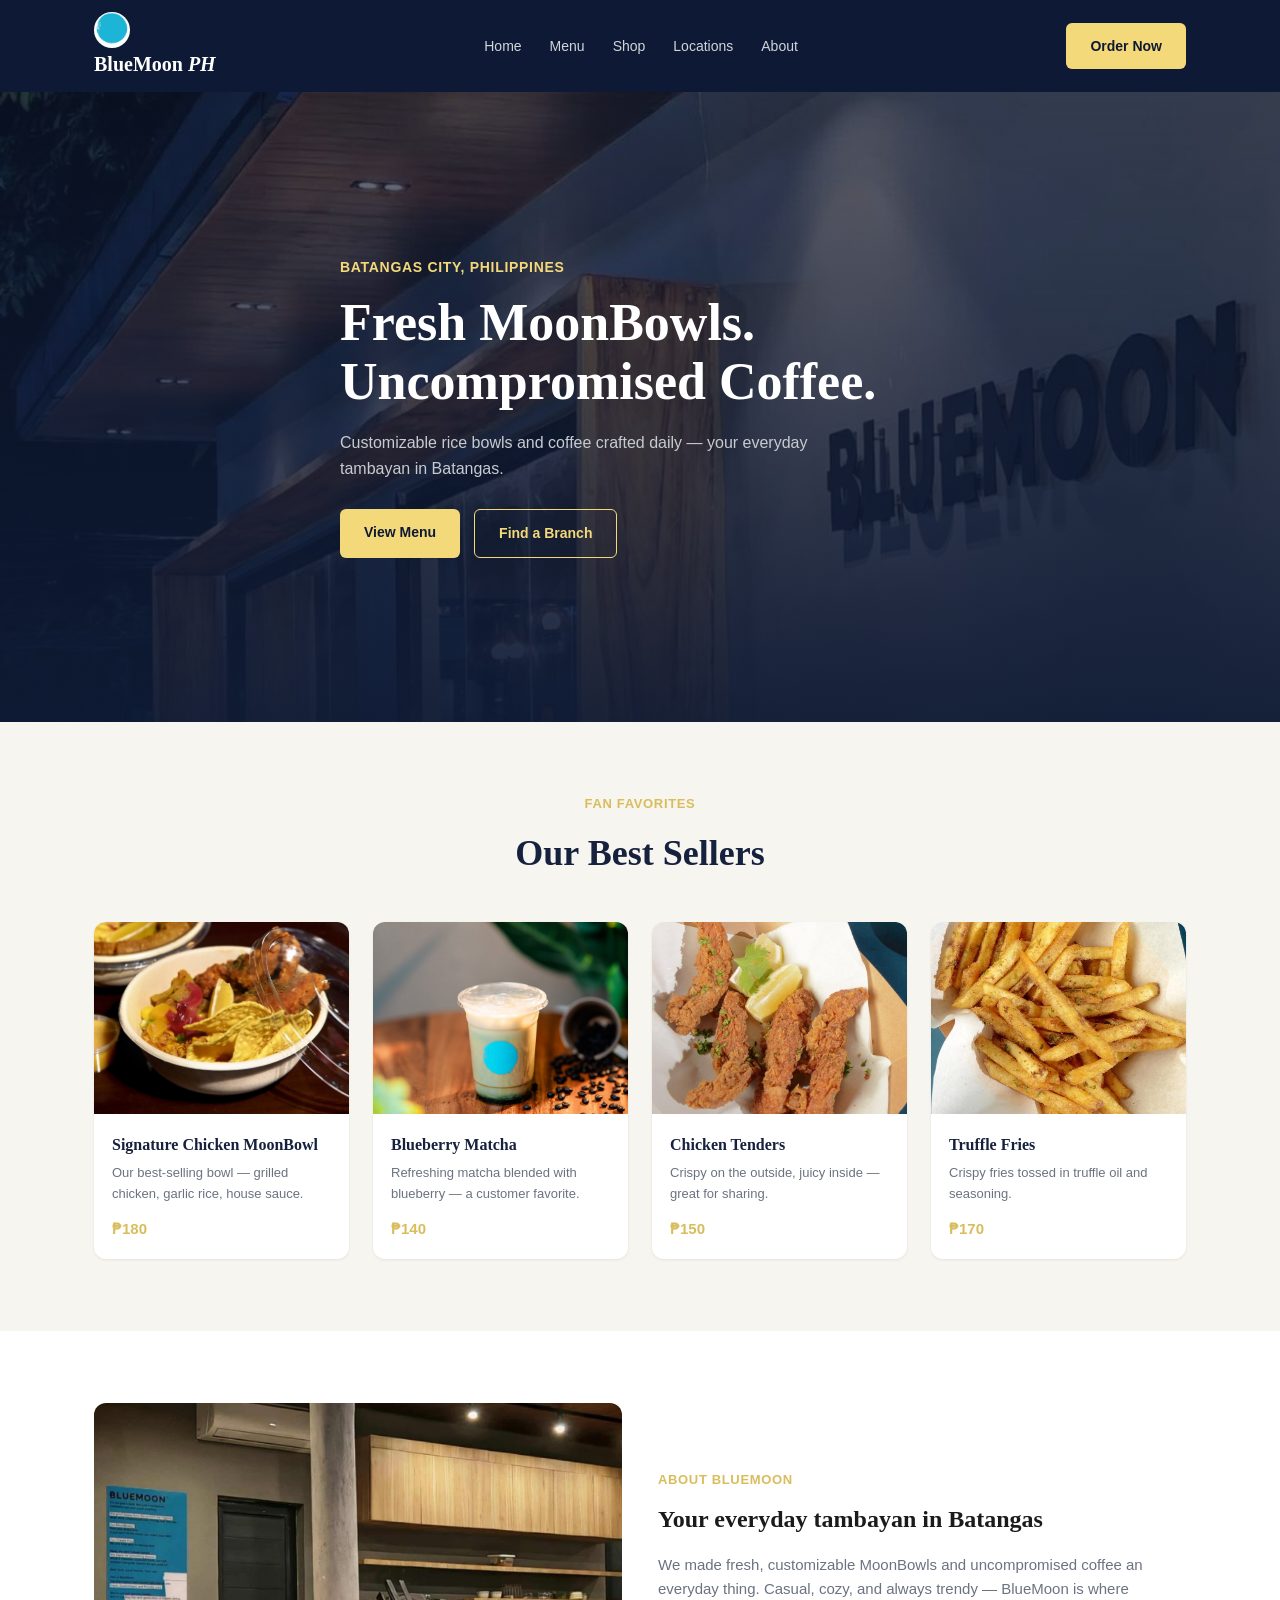
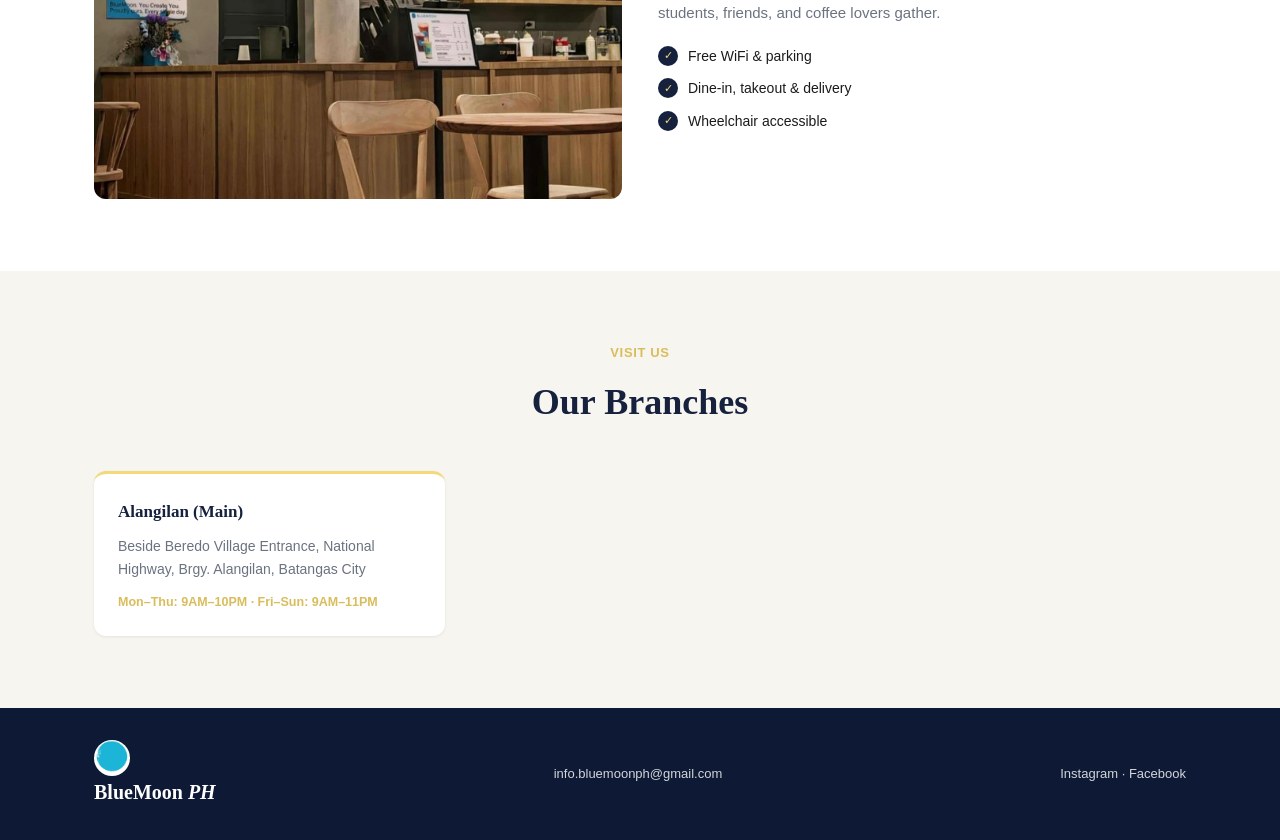
<file: index.html>
<!DOCTYPE html>
<html lang="en">
<head>
  <meta charset="UTF-8">
  <meta name="viewport" content="width=device-width, initial-scale=1.0">
  <title>BlueMoon Philippines | Coffee &amp; MoonBowls</title>
  <link rel="stylesheet" href="styles.css">
</head>
<body>

  <!-- ===== NAVIGATION ===== -->
  <nav>
    <div class="wrap">
    <div class="brand"><img src="images/logo.jpg" alt="BlueMoon Philippines logo" class="logo-img">BlueMoon <em>PH</em></div>
      <div class="navlinks">
        <a href="index.html">Home</a>
        <a href="menu.html">Menu</a>
        <a href="shop.html">Shop</a>
        <a href="#locations">Locations</a>
        <a href="#about">About</a>
      </div>
      <a href="menu.html" class="btn btn-accent">Order Now</a>
    </div>
  </nav>

  <!-- ===== HERO ===== -->
  <section class="hero">
    <img class="hero-ph" src="images/hero-bg.jpg" alt="MoonBowl and coffee flatlay at BlueMoon Philippines">
    <div class="wrap hero-content">
      <div class="eyebrow">Batangas City, Philippines</div>
      <h1>Fresh MoonBowls. Uncompromised Coffee.</h1>
      <p>Customizable rice bowls and coffee crafted daily — your everyday tambayan in Batangas.</p>
      <div class="hero-cta">
        <a href="menu.html" class="btn btn-accent">View Menu</a>
        <a href="#locations" class="btn btn-outline">Find a Branch</a>
      </div>
    </div>
  </section>

  <!-- ===== BEST SELLERS ===== -->
  <section class="section">
    <div class="wrap">
      <div class="sec-head center">
        <div class="tag">Fan Favorites</div>
        <h2>Our Best Sellers</h2>
      </div>
      <div class="prod-grid">
        <div class="prod-card">
          <img class="ph" src="images/chicken-moonbowl.jpg" alt="Signature Chicken MoonBowl">
          <div class="body">
            <h3>Signature Chicken MoonBowl</h3>
            <p>Our best-selling bowl — grilled chicken, garlic rice, house sauce.</p>
            <div class="price">₱180</div>
          </div>
        </div>
        <div class="prod-card">
          <img class="ph" src="images/blueberry-matcha.jpg" alt="Blueberry Matcha">
          <div class="body">
            <h3>Blueberry Matcha</h3>
            <p>Refreshing matcha blended with blueberry — a customer favorite.</p>
            <div class="price">₱140</div>
          </div>
        </div>
        <div class="prod-card">
          <img class="ph" src="images/chicken-tenders.jpg" alt="Chicken Tenders">
          <div class="body">
            <h3>Chicken Tenders</h3>
            <p>Crispy on the outside, juicy inside — great for sharing.</p>
            <div class="price">₱150</div>
          </div>
        </div>
        <div class="prod-card">
          <img class="ph" src="images/tuffle-fries.jpg" alt="Truffle Fries">
          <div class="body">
            <h3>Truffle Fries</h3>
            <p>Crispy fries tossed in truffle oil and seasoning.</p>
            <div class="price">₱170</div>
          </div>
        </div>
      </div>
    </div>
  </section>

  <!-- ===== ABOUT ===== -->
  <section class="section section-alt" id="about">
    <div class="wrap about-grid">
      <img class="ph about-ph" src="images/cafe-interior.jpg" alt="BlueMoon Philippines cafe interior">
      <div class="about-text">
        <div class="tag">About BlueMoon</div>
        <h2>Your everyday tambayan in Batangas</h2>
        <p>We made fresh, customizable MoonBowls and uncompromised coffee an everyday thing. Casual, cozy, and always trendy — BlueMoon is where students, friends, and coffee lovers gather.</p>
        <div class="check-list">
          <div class="check-item"><span class="dot">✓</span> Free WiFi &amp; parking</div>
          <div class="check-item"><span class="dot">✓</span> Dine-in, takeout &amp; delivery</div>
          <div class="check-item"><span class="dot">✓</span> Wheelchair accessible</div>
        </div>
      </div>
    </div>
  </section>

  <!-- ===== LOCATIONS ===== -->
  <section class="section" id="locations">
    <div class="wrap">
      <div class="sec-head center">
        <div class="tag">Visit Us</div>
        <h2>Our Branches</h2>
      </div>
      <div class="branch-grid">
  <div class="branch-card">
    <h3>Alangilan (Main)</h3>
    <p>Beside Beredo Village Entrance, National Highway, Brgy. Alangilan, Batangas City</p>
    <div class="hours">Mon–Thu: 9AM–10PM · Fri–Sun: 9AM–11PM</div>
  </div>

  <!--
  <div class="branch-card">
    <h3>Lipa Town Center</h3>
    <p>Lipa Town Center, Lipa City, Batangas</p>
    <div class="hours">Check page for current hours</div>
  </div>
  <div class="branch-card">
    <h3>Bulacnin</h3>
    <p>Bulacnin, Lipa City, Batangas</p>
    <div class="hours">5:00PM–12:00AM · Cut-off order 11:30PM</div>
  </div>
  -->
  
</div>
  </section>

  <!-- ===== FOOTER ===== -->
  <footer>
    <div class="wrap foot-row">
    <div class="brand"><img src="images/logo.jpg" alt="BlueMoon Philippines logo" class="logo-img">BlueMoon <em>PH</em></div>
      <div>info.bluemoonph@gmail.com</div>
      <div>Instagram · Facebook</div>
    </div>
  </footer>

</body>
</html>
</file>
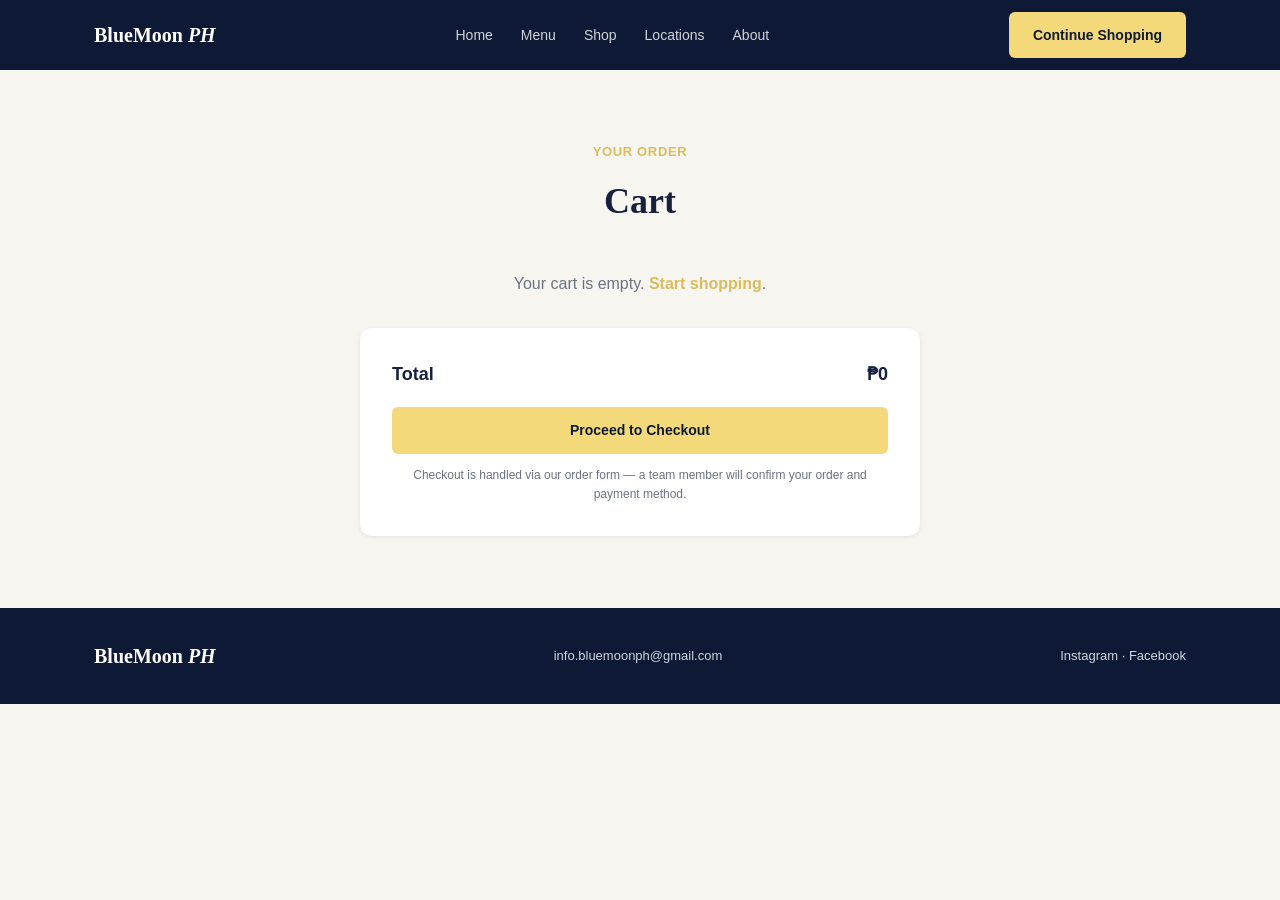
<file: cart.html>
<!DOCTYPE html>
<html lang="en">
<head>
  <meta charset="UTF-8">
  <meta name="viewport" content="width=device-width, initial-scale=1.0">
  <title>Your Cart | BlueMoon Philippines</title>
  <link rel="stylesheet" href="styles.css">
</head>
<body>

  <nav>
    <div class="wrap">
      <div class="brand">BlueMoon <em>PH</em></div>
      <div class="navlinks">
        <a href="index.html">Home</a>
        <a href="menu.html">Menu</a>
        <a href="shop.html">Shop</a>
        <a href="index.html#locations">Locations</a>
        <a href="index.html#about">About</a>
      </div>
      <a href="shop.html" class="btn btn-accent">Continue Shopping</a>
    </div>
  </nav>

  <section class="section">
    <div class="wrap">
      <div class="sec-head center">
        <div class="tag">Your Order</div>
        <h2>Cart</h2>
      </div>

      <div id="cart-items" class="menu-list" style="grid-template-columns:1fr;max-width:700px;margin:0 auto;">
        <!-- filled in by script.js -->
      </div>

      <div class="form-card" style="margin-top:32px;">
        <div class="form-row" style="display:flex;justify-content:space-between;font-size:18px;font-weight:700;color:var(--midnight);">
          <span>Total</span>
          <span>₱<span id="grand-total">0</span></span>
        </div>
        <a href="contact.html" class="btn btn-accent" style="width:100%;text-align:center;display:block;margin-top:12px;">Proceed to Checkout</a>
        <p style="text-align:center;font-size:12px;color:var(--text-2);margin-top:12px;">Checkout is handled via our order form — a team member will confirm your order and payment method.</p>
      </div>
    </div>
  </section>

  <footer>
    <div class="wrap foot-row">
      <div class="brand">BlueMoon <em>PH</em></div>
      <div>info.bluemoonph@gmail.com</div>
      <div>Instagram · Facebook</div>
    </div>
  </footer>

  <script src="script.js"></script>
</body>
</html>
</file>
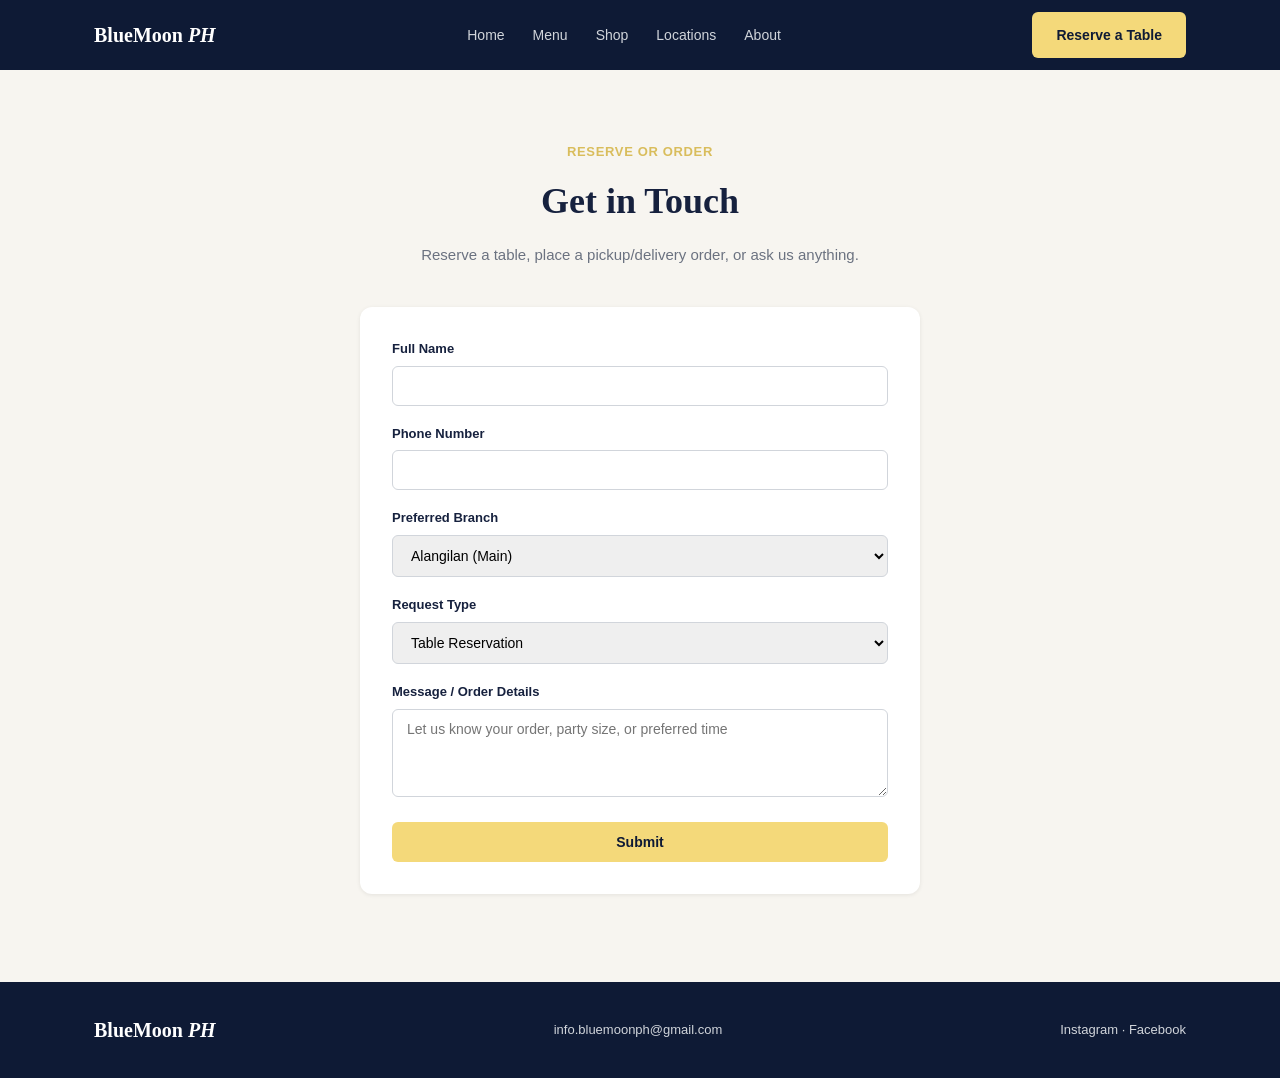
<file: contact.html>
<!DOCTYPE html>
<html lang="en">
<head>
  <meta charset="UTF-8">
  <meta name="viewport" content="width=device-width, initial-scale=1.0">
  <title>Contact &amp; Order | BlueMoon Philippines</title>
  <link rel="stylesheet" href="styles.css">
</head>
<body>

  <nav>
    <div class="wrap">
      <div class="brand">BlueMoon <em>PH</em></div>
      <div class="navlinks">
        <a href="index.html">Home</a>
        <a href="menu.html">Menu</a>
        <a href="shop.html">Shop</a>
        <a href="index.html#locations">Locations</a>
        <a href="index.html#about">About</a>
      </div>
      <a href="contact.html" class="btn btn-accent">Reserve a Table</a>
    </div>
  </nav>

  <section class="section">
    <div class="wrap">
      <div class="sec-head center">
        <div class="tag">Reserve or Order</div>
        <h2>Get in Touch</h2>
        <p>Reserve a table, place a pickup/delivery order, or ask us anything.</p>
      </div>

      <form class="form-card" id="contact-form">
        <div class="form-row">
          <label for="name">Full Name</label>
          <input type="text" id="name" required>
        </div>
        <div class="form-row">
          <label for="phone">Phone Number</label>
          <input type="tel" id="phone" required>
        </div>
        <div class="form-row">
          <label for="branch">Preferred Branch</label>
          <select id="branch">
            <option>Alangilan (Main)</option>
            <option>Lipa Town Center</option>
            <option>Bulacnin</option>
          </select>
        </div>
        <div class="form-row">
          <label for="type">Request Type</label>
          <select id="type">
            <option>Table Reservation</option>
            <option>Pickup Order</option>
            <option>Delivery Order</option>
            <option>General Inquiry</option>
          </select>
        </div>
        <div class="form-row">
          <label for="message">Message / Order Details</label>
          <textarea id="message" rows="4" placeholder="Let us know your order, party size, or preferred time"></textarea>
        </div>
        <button type="submit" class="btn btn-accent" style="width:100%;">Submit</button>
      </form>
      <p id="form-status" style="text-align:center;margin-top:16px;font-size:14px;color:var(--midnight);"></p>
    </div>
  </section>

  <footer>
    <div class="wrap foot-row">
      <div class="brand">BlueMoon <em>PH</em></div>
      <div>info.bluemoonph@gmail.com</div>
      <div>Instagram · Facebook</div>
    </div>
  </footer>

  <script src="script.js"></script>
</body>
</html>
</file>
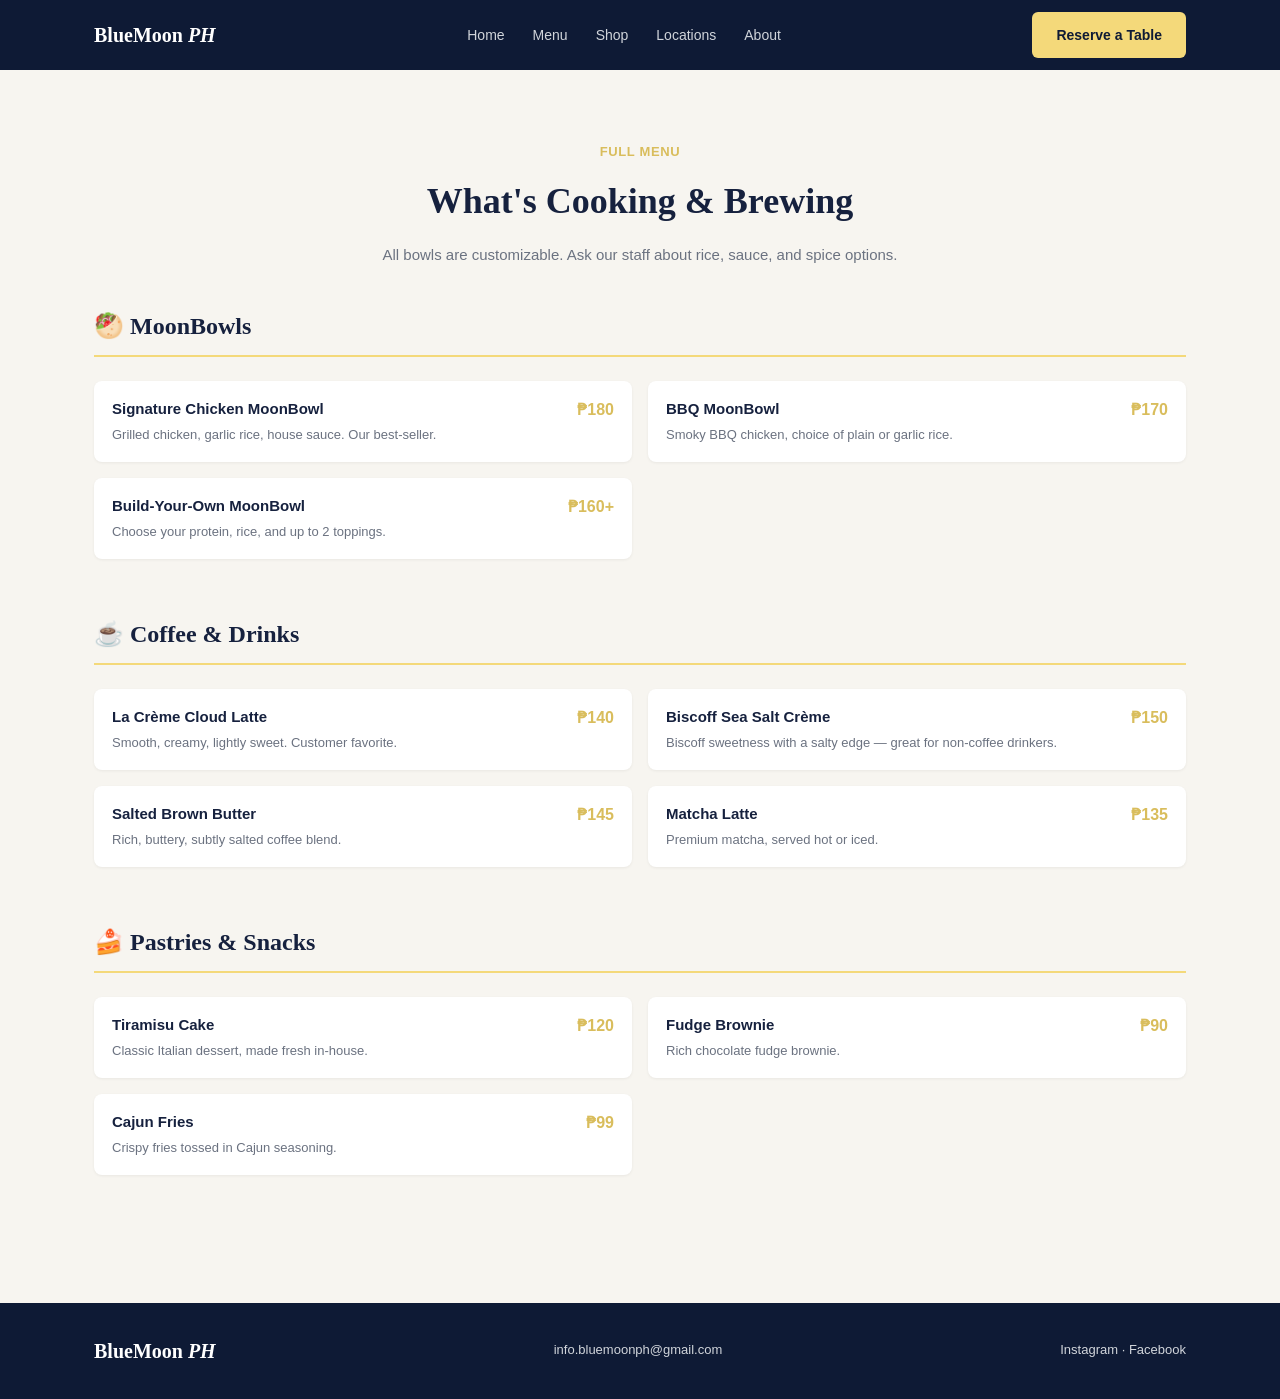
<file: menu.html>
<!DOCTYPE html>
<html lang="en">
<head>
  <meta charset="UTF-8">
  <meta name="viewport" content="width=device-width, initial-scale=1.0">
  <title>Menu | BlueMoon Philippines</title>
  <link rel="stylesheet" href="styles.css">
</head>
<body>

  <nav>
    <div class="wrap">
      <div class="brand">BlueMoon <em>PH</em></div>
      <div class="navlinks">
        <a href="index.html">Home</a>
        <a href="menu.html">Menu</a>
        <a href="shop.html">Shop</a>
        <a href="index.html#locations">Locations</a>
        <a href="index.html#about">About</a>
      </div>
      <a href="contact.html" class="btn btn-accent">Reserve a Table</a>
    </div>
  </nav>

  <section class="section">
    <div class="wrap">
      <div class="sec-head center">
        <div class="tag">Full Menu</div>
        <h2>What's Cooking &amp; Brewing</h2>
        <p>All bowls are customizable. Ask our staff about rice, sauce, and spice options.</p>
      </div>

      <!-- MOONBOWLS -->
      <div class="menu-cat">
        <h2>🥙 MoonBowls</h2>
        <div class="menu-list">
          <div class="menu-item">
            <div class="info">
              <h4>Signature Chicken MoonBowl</h4>
              <p>Grilled chicken, garlic rice, house sauce. Our best-seller.</p>
            </div>
            <div class="price">₱180</div>
          </div>
          <div class="menu-item">
            <div class="info">
              <h4>BBQ MoonBowl</h4>
              <p>Smoky BBQ chicken, choice of plain or garlic rice.</p>
            </div>
            <div class="price">₱170</div>
          </div>
          <div class="menu-item">
            <div class="info">
              <h4>Build-Your-Own MoonBowl</h4>
              <p>Choose your protein, rice, and up to 2 toppings.</p>
            </div>
            <div class="price">₱160+</div>
          </div>
        </div>
      </div>

      <!-- COFFEE & DRINKS -->
      <div class="menu-cat">
        <h2>☕ Coffee &amp; Drinks</h2>
        <div class="menu-list">
          <div class="menu-item">
            <div class="info">
              <h4>La Crème Cloud Latte</h4>
              <p>Smooth, creamy, lightly sweet. Customer favorite.</p>
            </div>
            <div class="price">₱140</div>
          </div>
          <div class="menu-item">
            <div class="info">
              <h4>Biscoff Sea Salt Crème</h4>
              <p>Biscoff sweetness with a salty edge — great for non-coffee drinkers.</p>
            </div>
            <div class="price">₱150</div>
          </div>
          <div class="menu-item">
            <div class="info">
              <h4>Salted Brown Butter</h4>
              <p>Rich, buttery, subtly salted coffee blend.</p>
            </div>
            <div class="price">₱145</div>
          </div>
          <div class="menu-item">
            <div class="info">
              <h4>Matcha Latte</h4>
              <p>Premium matcha, served hot or iced.</p>
            </div>
            <div class="price">₱135</div>
          </div>
        </div>
      </div>

      <!-- PASTRIES -->
      <div class="menu-cat">
        <h2>🍰 Pastries &amp; Snacks</h2>
        <div class="menu-list">
          <div class="menu-item">
            <div class="info">
              <h4>Tiramisu Cake</h4>
              <p>Classic Italian dessert, made fresh in-house.</p>
            </div>
            <div class="price">₱120</div>
          </div>
          <div class="menu-item">
            <div class="info">
              <h4>Fudge Brownie</h4>
              <p>Rich chocolate fudge brownie.</p>
            </div>
            <div class="price">₱90</div>
          </div>
          <div class="menu-item">
            <div class="info">
              <h4>Cajun Fries</h4>
              <p>Crispy fries tossed in Cajun seasoning.</p>
            </div>
            <div class="price">₱99</div>
          </div>
        </div>
      </div>

    </div>
  </section>

  <footer>
    <div class="wrap foot-row">
      <div class="brand">BlueMoon <em>PH</em></div>
      <div>info.bluemoonph@gmail.com</div>
      <div>Instagram · Facebook</div>
    </div>
  </footer>

</body>
</html>
</file>
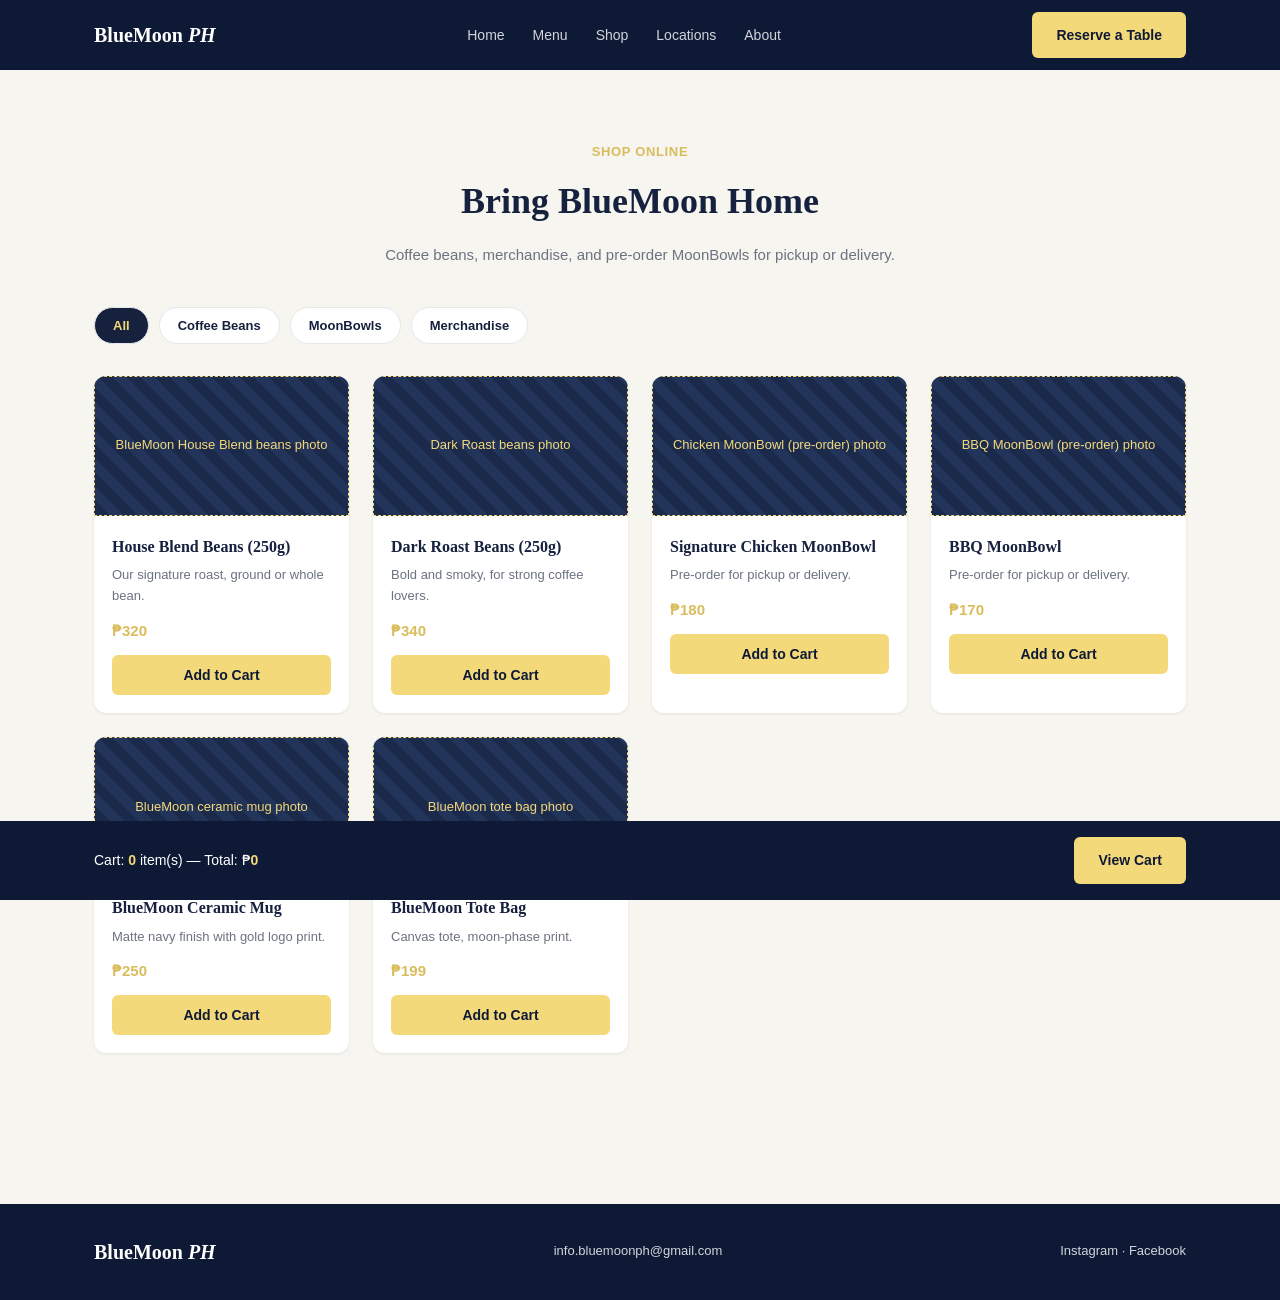
<file: shop.html>
<!DOCTYPE html>
<html lang="en">
<head>
  <meta charset="UTF-8">
  <meta name="viewport" content="width=device-width, initial-scale=1.0">
  <title>Shop | BlueMoon Philippines</title>
  <link rel="stylesheet" href="styles.css">
</head>
<body>

  <nav>
    <div class="wrap">
      <div class="brand">BlueMoon <em>PH</em></div>
      <div class="navlinks">
        <a href="index.html">Home</a>
        <a href="menu.html">Menu</a>
        <a href="shop.html">Shop</a>
        <a href="index.html#locations">Locations</a>
        <a href="index.html#about">About</a>
      </div>
      <a href="contact.html" class="btn btn-accent">Reserve a Table</a>
    </div>
  </nav>

  <section class="section">
    <div class="wrap">
      <div class="sec-head center">
        <div class="tag">Shop Online</div>
        <h2>Bring BlueMoon Home</h2>
        <p>Coffee beans, merchandise, and pre-order MoonBowls for pickup or delivery.</p>
      </div>

      <div class="shop-tabs">
        <button class="shop-tab active" data-filter="all">All</button>
        <button class="shop-tab" data-filter="beans">Coffee Beans</button>
        <button class="shop-tab" data-filter="bowls">MoonBowls</button>
        <button class="shop-tab" data-filter="merch">Merchandise</button>
      </div>

      <div class="prod-grid" id="shop-grid">

        <div class="prod-card" data-cat="beans">
          <div class="ph">BlueMoon House Blend beans photo</div>
          <div class="body">
            <h3>House Blend Beans (250g)</h3>
            <p>Our signature roast, ground or whole bean.</p>
            <div class="price">₱320</div>
            <button class="btn btn-accent add-to-cart" data-name="House Blend Beans (250g)" data-price="320">Add to Cart</button>
          </div>
        </div>

        <div class="prod-card" data-cat="beans">
          <div class="ph">Dark Roast beans photo</div>
          <div class="body">
            <h3>Dark Roast Beans (250g)</h3>
            <p>Bold and smoky, for strong coffee lovers.</p>
            <div class="price">₱340</div>
            <button class="btn btn-accent add-to-cart" data-name="Dark Roast Beans (250g)" data-price="340">Add to Cart</button>
          </div>
        </div>

        <div class="prod-card" data-cat="bowls">
          <div class="ph">Chicken MoonBowl (pre-order) photo</div>
          <div class="body">
            <h3>Signature Chicken MoonBowl</h3>
            <p>Pre-order for pickup or delivery.</p>
            <div class="price">₱180</div>
            <button class="btn btn-accent add-to-cart" data-name="Signature Chicken MoonBowl" data-price="180">Add to Cart</button>
          </div>
        </div>

        <div class="prod-card" data-cat="bowls">
          <div class="ph">BBQ MoonBowl (pre-order) photo</div>
          <div class="body">
            <h3>BBQ MoonBowl</h3>
            <p>Pre-order for pickup or delivery.</p>
            <div class="price">₱170</div>
            <button class="btn btn-accent add-to-cart" data-name="BBQ MoonBowl" data-price="170">Add to Cart</button>
          </div>
        </div>

        <div class="prod-card" data-cat="merch">
          <div class="ph">BlueMoon ceramic mug photo</div>
          <div class="body">
            <h3>BlueMoon Ceramic Mug</h3>
            <p>Matte navy finish with gold logo print.</p>
            <div class="price">₱250</div>
            <button class="btn btn-accent add-to-cart" data-name="BlueMoon Ceramic Mug" data-price="250">Add to Cart</button>
          </div>
        </div>

        <div class="prod-card" data-cat="merch">
          <div class="ph">BlueMoon tote bag photo</div>
          <div class="body">
            <h3>BlueMoon Tote Bag</h3>
            <p>Canvas tote, moon-phase print.</p>
            <div class="price">₱199</div>
            <button class="btn btn-accent add-to-cart" data-name="BlueMoon Tote Bag" data-price="199">Add to Cart</button>
          </div>
        </div>

      </div>
    </div>
  </section>

  <!-- STICKY CART BAR -->
  <div class="cart-bar">
    <div class="wrap">
      <div class="cart-count">Cart: <span id="cart-count">0</span> item(s) — Total: ₱<span id="cart-total">0</span></div>
      <a href="cart.html" class="btn btn-accent">View Cart</a>
    </div>
  </div>

  <footer>
    <div class="wrap foot-row">
      <div class="brand">BlueMoon <em>PH</em></div>
      <div>info.bluemoonph@gmail.com</div>
      <div>Instagram · Facebook</div>
    </div>
  </footer>

  <script src="script.js"></script>
</body>
</html>
</file>
<file: styles.css>
:root{
  --midnight:#16213E;
  --midnight-2:#0E1A35;
  --gold:#F4D97A;
  --gold-dark:#D9BD5C;
  --paper:#F7F5F0;
  --dark:#1B1B1B;
  --text-2:#6B7280;
  --white:#FFFFFF;
}
*{margin:0;padding:0;box-sizing:border-box;}
html{scroll-behavior:smooth;}
body{font-family:'Segoe UI',Arial,sans-serif;color:var(--dark);line-height:1.6;background:var(--paper);}
h1,h2,h3{font-family:Georgia,'Times New Roman',serif;}
a{color:inherit;text-decoration:none;}
.wrap{max-width:1140px;margin:0 auto;padding:0 24px;}
img,.ph{display:block;width:100%;}

/* Photo placeholder block */
.ph{
  background:repeating-linear-gradient(45deg,#1B2A4A,#1B2A4A 10px,#22345A 10px,#22345A 20px);
  border:1px dashed var(--gold);
  display:flex;align-items:center;justify-content:center;
  color:var(--gold);font-size:13px;font-weight:500;
  text-align:center;padding:12px;min-height:140px;
}

/* NAV */
nav{background:var(--midnight-2);position:sticky;top:0;z-index:100;}
nav .wrap{display:flex;flex-wrap:wrap;justify-content:space-between;align-items:center;min-height:68px;gap:12px;padding-top:12px;padding-bottom:12px;}
.logo-img{width:36px;height:36px;flex-shrink:0;border-radius:50%;object-fit:cover;}
.brand img{width:36px;height:36px;flex-shrink:0;}
.brand{font-family:Georgia,serif;font-weight:700;font-size:20px;color:var(--white);}
.navlinks{display:none;gap:28px;font-size:14px;font-weight:500;color:#D1D5DB;}
@media(min-width:800px){.navlinks{display:flex;}}
.navlinks a:hover{color:var(--gold);}

.btn{display:inline-block;padding:12px 24px;font-size:14px;font-weight:600;border-radius:6px;transition:all .2s ease;border:none;cursor:pointer;}
.btn-accent{background:var(--gold);color:var(--midnight-2);}
.btn-accent:hover{background:var(--gold-dark);}
.btn-outline{border:1.5px solid var(--gold);color:var(--gold);}
.btn-outline:hover{background:rgba(244,217,122,0.1);}

/* HERO */
.hero{position:relative;min-height:70vh;display:flex;align-items:center;background:var(--midnight);overflow:hidden;}
.hero-ph{position:absolute;inset:0;width:100%;height: 100%;object-fit:cover;}
.hero::after{content:'';position:absolute;inset:0;background:linear-gradient(180deg,rgba(14,26,53,0.6),rgba(14,26,53,0.95));}
.hero-content{position:relative;z-index:2;padding:64px 0;}
.eyebrow{color:var(--gold);font-weight:600;font-size:14px;letter-spacing:0.05em;margin-bottom:14px;text-transform:uppercase;}
.hero h1{font-size:clamp(30px,5vw,52px);font-weight:700;color:#fff;line-height:1.15;max-width:600px;}
.hero p{color:#C7CBD1;font-size:16px;max-width:480px;margin-top:18px;}
.hero-cta{display:flex;gap:14px;margin-top:28px;flex-wrap:wrap;}

/* SECTION */
.section{padding:72px 0;}
.section-alt{background:var(--white);}
.sec-head{max-width:560px;margin-bottom:40px;}
.sec-head.center{margin-left:auto;margin-right:auto;text-align:center;}
.tag{color:var(--gold-dark);font-weight:600;font-size:13px;letter-spacing:0.05em;text-transform:uppercase;margin-bottom:10px;}
.sec-head h2{font-size:clamp(26px,4vw,36px);font-weight:700;color:var(--midnight);}
.sec-head p{color:var(--text-2);margin-top:12px;font-size:15px;}

/* PRODUCT GRID */
.prod-grid{display:grid;gap:24px;grid-template-columns:1fr;}
@media(min-width:640px){.prod-grid{grid-template-columns:1fr 1fr;}}
@media(min-width:960px){.prod-grid{grid-template-columns:repeat(4,1fr);}}
.prod-card{background:var(--white);border-radius:12px;overflow:hidden;box-shadow:0 1px 3px rgba(0,0,0,0.08);}
.prod-card img.ph{padding:0;border:none;background:none;aspect-ratio:4/3;object-fit:cover;min-height:0;}
.prod-card:hover{box-shadow:0 4px 12px rgba(0,0,0,0.12);transform:translateY(-2px);transition:all .2s ease;}
.prod-card .body{padding:18px;}
.prod-card h3{font-size:16px;font-weight:700;color:var(--midnight);}
.prod-card p{color:var(--text-2);font-size:13px;margin-top:6px;}
.prod-card .price{margin-top:12px;font-size:15px;font-weight:700;color:var(--gold-dark);} 
.prod-card .btn{margin-top:12px;width:100%;text-align:center;}

/* ABOUT */
.about-grid{display:grid;gap:36px;grid-template-columns:1fr;align-items:center;}
@media(min-width:800px){.about-grid{grid-template-columns:1fr 1fr;}}
.about-ph{aspect-ratio:4/3;padding:0;border-radius:12px;background:none;object-fit:cover;min-height:0;border:none;}
.about-ph:hover{box-shadow:0 4px 12px rgba(0,0,0,0.12);transform:translateY(-2px);transition:all .2s ease;} 
.about- img.ph{padding:0;background:none;object-fit:cover;aspect-ratio:4/3;min-height:0;border-radius:12px;}
.about-text p{color:var(--text-2);margin-top:14px;font-size:15px;}
.check-list{margin-top:20px;display:flex;flex-direction:column;gap:10px;}
.check-item{display:flex;align-items:center;gap:10px;font-size:14px;font-weight:500;}
.check-item .dot{width:20px;height:20px;border-radius:50%;background:var(--midnight);color:var(--gold);display:flex;align-items:center;justify-content:center;font-size:11px;flex-shrink:0;}

/* BRANCHES */
.branch-grid{display:grid;gap:20px;grid-template-columns:1fr;}
@media(min-width:760px){.branch-grid{grid-template-columns:repeat(3,1fr);}}
.branch-card{background:var(--white);border-radius:12px;padding:24px;box-shadow:0 1px 3px rgba(0,0,0,0.08);border-top:3px solid var(--gold);}
.branch-card:hover{box-shadow:0 4px 12px rgba(0,0,0,0.12);transform:translateY(-2px);transition:all .2s ease;}
.branch-card h3{font-size:17px;color:var(--midnight);}
.branch-card p{color:var(--text-2);font-size:14px;margin-top:10px;}
.branch-card .hours{margin-top:12px;font-size:12.5px;font-weight:600;color:var(--gold-dark);}

/* MENU PAGE */
.menu-cat{margin-bottom:56px;}
.menu-cat h2{font-size:24px;color:var(--midnight);border-bottom:2px solid var(--gold);padding-bottom:10px;margin-bottom:24px;}
.menu-list{display:grid;gap:16px;grid-template-columns:1fr;}
@media(min-width:700px){.menu-list{grid-template-columns:1fr 1fr;}}
.menu-item{display:flex;justify-content:space-between;gap:16px;background:var(--white);padding:16px 18px;border-radius:8px;box-shadow:0 1px 3px rgba(0,0,0,0.06);}
.menu-item .info h4{font-size:15px;color:var(--midnight);}
.menu-item .info p{font-size:13px;color:var(--text-2);margin-top:4px;}
.menu-item .price{font-weight:700;color:var(--gold-dark);white-space:nowrap;}

/* SHOP PAGE */
.shop-tabs{display:flex;gap:10px;margin-bottom:32px;flex-wrap:wrap;}
.shop-tab{padding:10px 18px;border-radius:20px;font-size:13px;font-weight:600;background:var(--white);color:var(--midnight);border:1px solid #E5E7EB;cursor:pointer;}
.shop-tab.active{background:var(--midnight);color:var(--gold);}
.cart-bar{position:sticky;bottom:0;background:var(--midnight-2);color:var(--white);padding:16px 0;z-index:90;}
.cart-bar .wrap{display:flex;justify-content:space-between;align-items:center;flex-wrap:wrap;gap:12px;}
.cart-count{font-size:14px;}
.cart-count span{color:var(--gold);font-weight:700;}

/* FOOTER */
footer{background:var(--midnight-2);padding:32px 0;}
.foot-row{display:flex;flex-direction:column;gap:10px;font-size:13px;color:#D1D5DB;text-align:center;}
@media(min-width:760px){.foot-row{flex-direction:row;justify-content:space-between;align-items:center;text-align:left;}}
footer .brand{font-family:Georgia,serif;font-weight:700;font-size:20px;color:var(--white);}

/* CONTACT FORM */
.form-card{background:var(--white);border-radius:12px;padding:32px;box-shadow:0 1px 4px rgba(0,0,0,0.08);max-width:560px;margin:0 auto;}
.form-row{margin-bottom:18px;}
.form-row label{display:block;font-size:13px;font-weight:600;margin-bottom:6px;color:var(--midnight);}
.form-row input,.form-row select,.form-row textarea{width:100%;padding:11px 14px;border:1px solid #D1D5DB;border-radius:6px;font-size:14px;font-family:inherit;}
</file>
